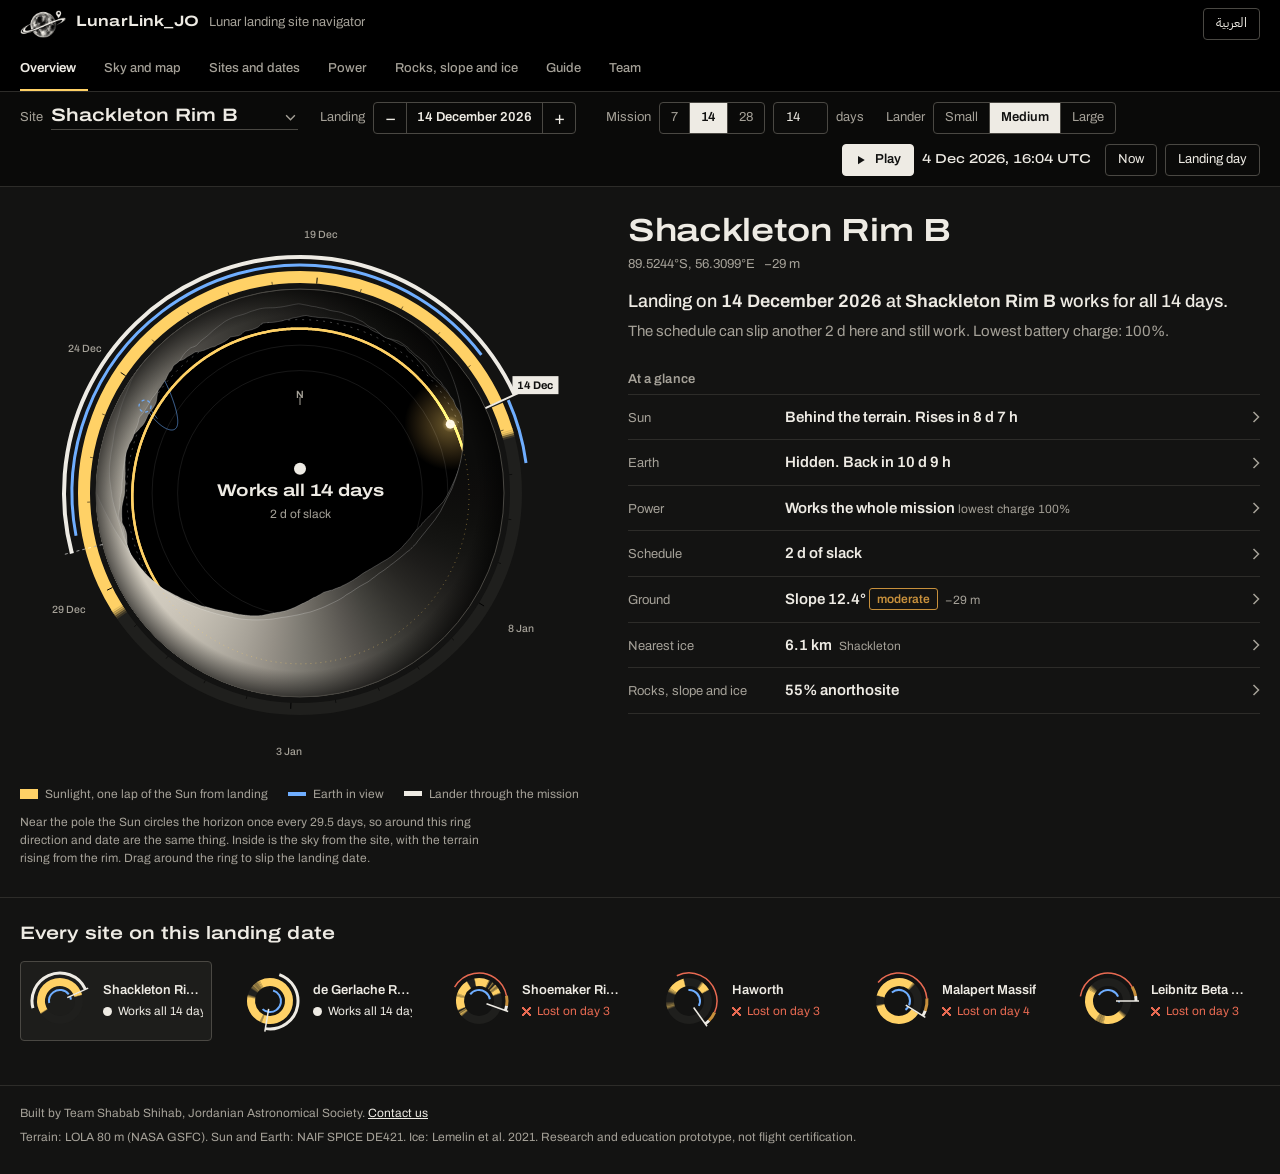
<file: index.html>
<!doctype html>
<html lang="en" dir="ltr">
<head>
<meta charset="utf-8">
<meta name="viewport" content="width=device-width, initial-scale=1, viewport-fit=cover">
<meta name="claude:viewport-fit-sides" content="cover">
<title>LunarLink_JO</title>
<link rel="preconnect" href="https://fonts.googleapis.com">
<link rel="preconnect" href="https://fonts.gstatic.com" crossorigin>
<link href="https://fonts.googleapis.com/css2?family=Archivo:wdth,wght@62..125,100..900&family=IBM+Plex+Sans+Arabic:wght@400;500;600&display=swap" rel="stylesheet">
<link rel="icon" href="img/icon.png">
<link rel="stylesheet" href="nav/app.css">
</head>
<body>

<header class="bar gutter">
  <a class="brand" href="#overview">
    <img class="brand-mark" src="img/logo_mark.png" alt="LunarLink_JO" width="46" height="28">
    <span class="brand-name" data-i18n="brand">LunarLink_JO</span>
    <span class="brand-tag" data-i18n="tagline">Lunar landing site navigator</span>
  </a>
  <button type="button" class="btn" id="langBtn" lang="ar">العربية</button>
</header>

<nav class="tabs" id="tabs" aria-label="Sections">
  <div class="tabs-in gutter">
    <a href="#overview" data-tab="overview" data-i18n="tab_overview">Overview</a>
    <a href="#sky" data-tab="sky" data-i18n="tab_sky">Sky and map</a>
    <a href="#dates" data-tab="dates" data-i18n="tab_dates">Sites and dates</a>
    <a href="#power" data-tab="power" data-i18n="tab_power">Power</a>
    <a href="#rocks" data-tab="rocks" data-i18n="tab_rocks">Rocks, slope and ice</a>
    <a href="#guide" data-tab="guide" data-i18n="tab_guide">Guide</a>
    <a href="#team" data-tab="team" data-i18n="tab_team">Team</a>
  </div>
</nav>

<!-- the scenario every tab reads: site, landing day, mission length, lander, and the time shown -->
<div class="ctx gutter" id="ctx">
  <div class="ctx-g ctx-site">
    <label class="ctx-k" for="siteSel" data-i18n="site">Site</label>
    <select id="siteSel" class="site-sel"></select>
  </div>
  <button type="button" class="ctx-more" id="ctxMore" aria-expanded="false"><span id="ctxSum">&nbsp;</span><span class="btn-link" data-i18n="plan_btn">Change the plan</span></button>
  <div class="ctx-g">
    <span class="ctx-k" id="landK" data-i18n="landing">Landing</span>
    <div class="stepper" role="group" aria-labelledby="landK">
      <button type="button" id="landPrev" aria-label="One day earlier">&#x2212;</button>
      <label class="vh" for="landDate" data-i18n="landing">Landing</label><span class="date-wrap"><span class="date-txt" id="landDateTxt"></span><input type="date" id="landDate" class="date-in" lang="en"></span>
      <button type="button" id="landNext" aria-label="One day later">+</button>
    </div>
    <span class="slip" id="slipTxt"></span>
    <button type="button" class="btn-link" id="slipReset" hidden data-i18n="to_plan">Back to plan</button>
  </div>
  <div class="ctx-g">
    <label class="ctx-k" for="missionIn" data-i18n="mission">Mission</label>
    <div class="seg" id="missionSeg" role="group" aria-label="Mission length">
      <button type="button" data-v="7">7</button><button type="button" data-v="14" class="on">14</button><button type="button" data-v="28">28</button>
    </div>
    <input id="missionIn" class="num-in" type="number" lang="en" dir="ltr" min="1" max="60" step="1" value="14" inputmode="numeric">
    <span class="ctx-u" data-i18n="days">days</span>
  </div>
  <div class="ctx-g">
    <span class="ctx-k" data-i18n="lander">Lander</span>
    <div class="seg" id="landerSeg" role="group" aria-label="Lander size">
      <button type="button" data-v="small" data-i18n="small">Small</button><button type="button" data-v="medium" class="on" data-i18n="medium">Medium</button><button type="button" data-v="large" data-i18n="large">Large</button>
    </div>
  </div>
  <div class="ctx-g ctx-time">
    <button type="button" class="btn btn-play" id="playBtn" aria-pressed="false"><svg viewBox="0 0 16 16" aria-hidden="true"><path id="playIcon" d="M4 2.5v11l9-5.5z" fill="currentColor"/></svg><span id="playTxt" data-i18n="play">Play</span></button>
    <span class="clock" id="clock">&nbsp;</span>
    <button type="button" class="btn" id="toNow" data-i18n="to_now">Now</button>
    <button type="button" class="btn" id="toLanding" data-i18n="to_landing">Landing day</button>
  </div>
</div>

<main>

<!-- ============================== overview -->
<section class="tab" id="tab-overview" data-tab="overview" aria-labelledby="ovTitle">
  <div class="ov gutter">
    <div class="ov-ring">
      <div class="ring-wrap"><canvas id="ringCv" role="img" aria-label="Ring of light"></canvas><div class="ring-center" id="ringCenter"></div></div>
      <ul class="legend">
        <li><i class="sw sw-sun"></i><span data-i18n="rg_sun">Sunlight, one lap of the Sun from landing</span></li>
        <li><i class="sw sw-earth"></i><span data-i18n="rg_earth">Earth in view</span></li>
        <li><i class="sw sw-work"></i><span data-i18n="rg_state">Lander through the mission</span></li>
      </ul>
      <p class="cap" id="ringCap">&nbsp;</p>
    </div>
    <div class="ov-side">
      <h1 class="ov-title" id="ovTitle">&nbsp;</h1>
      <p class="site-coord" id="ovCoord">&nbsp;</p>
      <p class="file-sub" id="fileSub"></p>
      <div class="verdict" data-verdict></div>
      <h2 class="ov-h" data-i18n="glance_title">At a glance</h2>
      <ul class="glance" id="glance"></ul>
    </div>
  </div>
  <div class="ov-all gutter">
    <h2 data-i18n="minis_title">Every site on this landing date</h2>
    <div class="minis" id="minis"></div>
  </div>
</section>

<!-- ============================== sky -->
<section class="tab" id="tab-sky" data-tab="sky" hidden aria-labelledby="skyTitle">
  <div class="sky">
    <div class="sky-head gutter">
      <h2 id="skyTitle" data-i18n="sky_title">The sky from the landing site</h2>
      <div class="readouts" aria-live="off">
        <div class="ro">
          <div class="ro-k"><i class="dot dot-sun" aria-hidden="true"></i><span id="roSunK">Sunset in</span></div>
          <div class="ro-v" id="roSunV">&nbsp;</div>
          <div class="ro-s" id="roSunS">&nbsp;</div>
        </div>
        <div class="ro">
          <div class="ro-k"><i class="dot dot-earth" aria-hidden="true"></i><span id="roEarthK">Earthset in</span></div>
          <div class="ro-v" id="roEarthV">&nbsp;</div>
          <div class="ro-s" id="roEarthS">&nbsp;</div>
        </div>
        <div class="ro">
          <div class="ro-k"><i class="dot dot-power" aria-hidden="true"></i><span data-i18n="power">Panel output</span></div>
          <div class="ro-v" id="roPowV">&nbsp;</div>
          <div class="ro-s" id="roPowS">&nbsp;</div>
        </div>
      </div>
    </div>
    <canvas id="skyCv" class="sky-cv" tabindex="0" role="img" aria-label="Horizon panorama"></canvas>
    <div class="sky-foot gutter"><p class="sky-note" id="skyNote">&nbsp;</p></div>
  </div>
</section>

<!-- ============================== sites and dates -->
<section class="tab pad gutter" id="tab-dates" data-tab="dates" hidden aria-labelledby="datesTitle">
  <div class="tab-head">
    <h2 id="datesTitle" data-i18n="strips_title">Sunlight and Earth contact, site by site</h2>
    <p class="tab-sub" data-i18n="strips_sub">Each row is 60 days at one site. Drag the landing flag on the date line to see what a schedule slip does.</p>
  </div>
  <div class="strips" id="strips">
    <div class="strips-names" id="stripNames"></div>
    <canvas id="stripsCv" class="strips-cv"></canvas>
  </div>
  <ul class="legend">
    <li><i class="sw sw-sun"></i><span data-i18n="lg_sun">Sunlight on the lander</span></li>
    <li><i class="sw sw-earth"></i><span data-i18n="lg_earth">Earth in view</span></li>
    <li><i class="sw sw-ok"></i><span data-i18n="lg_ok">Landing that day works</span></li>
    <li><i class="sw sw-sleep"></i><span data-i18n="lg_sleep">Lander has to sleep</span></li>
    <li><i class="sw sw-lost"></i><span data-i18n="lg_lost">Lander is lost</span></li>
  </ul>
  <div class="verdict" data-verdict aria-live="polite"></div>
</section>

<!-- ============================== map -->
<section class="tab pad gutter" id="tab-map" data-tab="sky" hidden aria-labelledby="mapTitle">
  <div class="mapgrid">
    <div class="stage" id="stage">
      <div class="globe" id="globe"></div>
      <div class="map" id="map" hidden><canvas id="mapCv"></canvas><div class="map-pins" id="mapPins"></div></div>
      <p class="stage-msg" id="stageMsg" hidden></p>
      <div class="stage-cam" id="camBtns">
        <button type="button" data-cam="moon" data-i18n="cam_moon">Whole Moon</button>
        <button type="button" data-cam="pole" data-i18n="cam_pole">South pole</button>
        <button type="button" data-cam="top" data-i18n="cam_top">From above</button>
        <button type="button" data-cam="site" data-i18n="cam_site">This site</button>
      </div>
      <div class="stage-read" id="hoverRead" hidden></div>
    </div>
    <div class="mapside">
      <div class="col-head">
        <h2 id="mapTitle" data-i18n="map_title">The Moon</h2>
        <div class="seg" id="viewSeg" role="group" aria-label="Map view">
          <button type="button" data-v="3d" class="on">3D</button>
          <button type="button" data-v="2d">2D</button>
        </div>
      </div>
      <div class="opts" id="opts3d">
        <label class="chk"><input type="checkbox" id="optSun" checked><span data-i18n="opt_sun">Real sunlight</span></label>
        <label class="chk"><input type="checkbox" id="optShadows"><span data-i18n="opt_shadows">Terrain shadows</span></label>
        <label class="chk"><input type="checkbox" id="optFine"><span data-i18n="opt_fine">Finer detail</span></label>
        <label class="chk"><input type="checkbox" id="optIce" checked><span data-i18n="opt_ice">Ice regions</span></label>
      </div>
      <div class="opts" id="opts2d" hidden>
        <div class="seg" id="mapSeg" role="group" aria-label="Map layer">
          <button type="button" data-v="relief" data-i18n="l_relief">Relief</button>
          <button type="button" data-v="sun" class="on" data-i18n="l_sun">Sunlight</button>
          <button type="button" data-v="earth" data-i18n="l_earth">Earth</button>
        </div>
      </div>
      <form class="ll" id="llForm" novalidate>
        <span class="ctl-k" data-i18n="ll_title">Any point</span>
        <label class="vh" for="llLat" data-i18n="fact_lat">Latitude</label>
        <input id="llLat" inputmode="decimal" autocomplete="off" placeholder="-89.45" size="8">
        <label class="vh" for="llLon" data-i18n="fact_lon">Longitude</label>
        <input id="llLon" inputmode="decimal" autocomplete="off" placeholder="-137.4" size="8">
        <button type="submit" class="btn" data-i18n="ll_go">Analyse</button>
        <span class="ll-err" id="llErr" role="alert"></span>
      </form>
      <ul class="map-key">
        <li><i style="background:var(--sun)"></i><span data-i18n="to_sun">Direction to the Sun now</span></li>
        <li><i style="background:var(--earth)"></i><span data-i18n="to_earth">Direction to the Earth now</span></li>
      </ul>
      <p class="cap" id="mapCap">&nbsp;</p>
    </div>
  </div>
</section>

<!-- ============================== power -->
<section class="tab pad gutter" id="tab-power" data-tab="power" hidden aria-labelledby="batTitle">
  <div class="blk first">
    <h3 id="batTitle">&nbsp;</h3>
    <dl class="facts facts-sm" id="misFacts"></dl>
    <canvas id="batCv" class="bat-cv" role="img" aria-label="Battery charge over the mission"></canvas>
    <ul class="legend">
      <li><i class="sw sw-soc"></i><span data-i18n="lg_soc">Battery charge</span></li>
      <li><i class="sw sw-sun"></i><span data-i18n="lg_sun">Sunlight on the lander</span></li>
      <li><i class="sw sw-earth"></i><span data-i18n="lg_earth">Earth in view</span></li>
      <li><i class="sw sw-work"></i><span data-i18n="lg_work">Working</span></li>
      <li><i class="sw sw-asleep"></i><span data-i18n="lg_asleep">Asleep</span></li>
      <li><i class="sw sw-dead"></i><span data-i18n="lg_dead">Lost</span></li>
    </ul>
    <p class="advice" id="batText"></p>
  </div>
  <div class="file-row">
    <div class="blk">
      <h3 id="nowTitle">&nbsp;</h3>
      <div class="duo">
        <canvas id="compassCv" class="dial" role="img" aria-label="Compass"></canvas>
        <dl class="kv" id="nowList"></dl>
      </div>
    </div>
    <div class="blk">
      <h3 id="roseTitle">&nbsp;</h3>
      <div class="duo">
        <canvas id="roseCv" class="dial" role="img" aria-label="Panel energy by direction"></canvas>
        <div class="duo-text"><dl class="kv" id="roseList"></dl><p class="advice" id="roseAdvice"></p></div>
      </div>
    </div>
  </div>
  <div class="blk">
    <h3 data-i18n="lander_title">The lander</h3>
    <form class="lander-form" id="landerForm" novalidate>
      <label><span data-i18n="lf_cap">Battery (Wh)</span><input id="lfCap" type="number" lang="en" dir="ltr" min="100" step="100"></label>
      <label><span data-i18n="lf_load">Working draw (W)</span><input id="lfLoad" type="number" lang="en" dir="ltr" min="1" step="10"></label>
      <label><span data-i18n="lf_area">Panels (m²)</span><input id="lfArea" type="number" lang="en" dir="ltr" min="0.1" step="0.5"></label>
      <label><span data-i18n="lf_eff">Panel efficiency (%)</span><input id="lfEff" type="number" lang="en" dir="ltr" min="5" max="45" step="1"></label>
      <label><span data-i18n="lf_min">Lowest charge allowed (%)</span><input id="lfMin" type="number" lang="en" dir="ltr" min="0" max="80" step="5"></label>
      <label><span data-i18n="lf_sleep">Sleep draw (W)</span><input id="lfSleep" type="number" lang="en" dir="ltr" min="0" step="1"></label>
      <label><span data-i18n="lf_mode">Panels</span><select id="lfMode"><option value="track" data-i18n="lf_track">Turn with the Sun</option><option value="fixed" data-i18n="lf_fixed">Fixed direction</option></select></label>
      <label><span data-i18n="lf_az">Fixed panel faces (°)</span><input id="lfAz" type="number" lang="en" dir="ltr" min="0" max="359" step="5"></label>
      <label class="chk lf-wide"><input type="checkbox" id="lfHib"><span data-i18n="lf_hib">Can sleep through the dark and wake with the Sun</span></label>
    </form>
    <p class="conf" data-i18n="lander_note">The three sizes are illustrative, not the specifications of a real lander. Panels stand upright because the polar Sun stays within a few degrees of the horizon.</p>
  </div>
</section>

<!-- ============================== rocks -->
<section class="tab pad gutter" id="tab-rocks" data-tab="rocks" hidden aria-labelledby="rocksTitle">
  <div class="tab-head"><h2 id="rocksTitle" data-i18n="geo_title">Rocks and geology</h2></div>
  <div class="file-grid rocks-grid">
    <div class="blk geo">
      <div id="rockMix"></div>
      <h3 data-i18n="geo_notes">Notes from the geology team</h3>
      <div id="geoNotes"></div>
      <div id="rockRefs"></div>
    </div>
    <div class="blk">
      <h3 data-i18n="geo_fig">Team analysis map</h3>
      <figure class="geo-fig" id="geoFig"></figure>
    </div>
  </div>
</section>

<!-- ============================== slope and terrain -->
<section class="tab pad gutter sub" id="tab-slope" data-tab="rocks" hidden aria-labelledby="slopeTitle">
  <div class="tab-head"><h2 id="slopeTitle" data-i18n="slope_title">Slope and terrain</h2></div>
  <dl class="facts" id="facts"></dl>
  <div class="file-grid">
    <div class="file-map blk">
      <div class="col-head">
        <h3 data-i18n="amap_title">Ground around the site, 24 km across</h3>
        <div class="seg" id="fileSeg" role="group" aria-label="Analysis layer">
          <button type="button" data-v="zone" class="on" data-i18n="f_zone">Landing zone</button>
          <button type="button" data-v="slope" data-i18n="f_slope">Slope</button>
          <button type="button" data-v="sun" data-i18n="f_sun">Sunlight</button>
          <button type="button" data-v="earth" data-i18n="f_earth">Earth contact</button>
        </div>
      </div>
      <div class="amap"><canvas id="fileCv"></canvas><p class="stage-msg" id="fileMsg" hidden></p></div>
      <div class="amap-legend" id="fileLegend"></div>
    </div>
    <div class="blk">
      <div class="col-head">
        <h3 data-i18n="circle_title">Slopes inside the landing circle</h3>
        <div class="seg" id="circleSeg" role="group" aria-label="Landing circle radius">
          <button type="button" data-v="500">0.5 km</button><button type="button" data-v="1000" class="on">1 km</button><button type="button" data-v="2000">2 km</button>
        </div>
      </div>
      <div id="circleBox"></div>
    </div>
  </div>
</section>

<!-- ============================== ice and rover -->
<section class="tab pad gutter sub" id="tab-ice" data-tab="rocks" hidden aria-labelledby="iceTitle">
  <div class="tab-head">
    <h2 id="iceTitle" data-i18n="ice_title">Water ice nearby</h2>
    <p class="tab-sub" data-i18n="ice_sub">Distance from the landing site to shadowed regions where ice was detected, and whether a rover can drive there.</p>
  </div>
  <div class="file-grid">
    <div class="blk">
      <div class="col-head"><h3 id="roverTitle" data-i18n="rover_title">Rover route to the ice</h3></div>
      <div class="amap"><canvas id="roverCv"></canvas><p class="stage-msg" id="roverMsg" hidden></p></div>
      <ul class="legend">
        <li><i class="sw sw-route"></i><span data-i18n="rv_lg_route">Route within the slope limit</span></li>
        <li><i class="sw sw-ice"></i><span data-i18n="rv_lg_ice">Shadowed region with ice detections</span></li>
        <li><i class="sw sw-steep"></i><span data-i18n="rv_lg_steep">Steeper than the rover’s limit</span></li>
      </ul>
    </div>
    <div class="file-side">
      <div class="blk">
        <h3 data-i18n="rover_set">The rover</h3>
        <form class="lander-form rover-form" id="roverForm" novalidate>
          <label><span data-i18n="rv_slope">Steepest slope it can drive (°)</span><input id="rvSlope" type="number" lang="en" dir="ltr" min="3" max="35" step="1" value="15"></label>
          <label><span data-i18n="rv_speed">Average speed (km/h)</span><input id="rvSpeed" type="number" lang="en" dir="ltr" min="0.05" max="10" step="0.05" value="0.4"></label>
        </form>
        <div id="roverOut"></div>
      </div>
      <div class="blk">
        <h3 data-i18n="ice_list">Nearest regions</h3>
        <div class="tbl-wrap" id="iceBox"></div>
      </div>
    </div>
  </div>
</section>

<!-- ============================== guide -->
<section class="tab pad gutter" id="tab-guide" data-tab="guide" hidden>
  <div class="guide" id="guideBody"></div>
</section>

<!-- ============================== team -->
<section class="tab pad gutter" id="tab-team" data-tab="team" hidden>
  <div class="team">
    <h2 data-i18n="team_h">The team behind LunarLink_JO</h2>
    <p class="team-sub" data-i18n="team_sub">Team Shabab Shihab, Jordanian Astronomical Society. NASA Space Apps Challenge 2026.</p>
    <h3 data-i18n="team_dev">Developers</h3>
    <ol class="people">
    <li class="person"><span class="pn" data-i18n="p1">Ahmad Aldiqs</span><a class="pm" href="mailto:Ahmadaldiqs6@gmail.com" dir="ltr">Ahmadaldiqs6@gmail.com</a></li>
    <li class="person"><span class="pn" data-i18n="p2">Ntaly Alsoudi</span><a class="pm" href="mailto:ntalyalsoudi8@gmail.com" dir="ltr">ntalyalsoudi8@gmail.com</a></li>
    <li class="person"><span class="pn" data-i18n="p3">Marwa Dhayyat</span><a class="pm" href="mailto:marwadhyat32@gmail.com" dir="ltr">marwadhyat32@gmail.com</a></li>
    <li class="person"><span class="pn" data-i18n="p4">Majd Abu Sraya</span><a class="pm" href="mailto:majdahmadabusraya@gmail.com" dir="ltr">majdahmadabusraya@gmail.com</a></li>
    <li class="person"><span class="pn" data-i18n="p5">Aya Al-Balawneh</span><a class="pm" href="mailto:ayaalbalawnah99@gmail.com" dir="ltr">ayaalbalawnah99@gmail.com</a></li>
    </ol>
    <h3 data-i18n="team_contact">Contact us</h3>
    <p data-i18n="team_contact_p">Questions, ideas or a school visit? Write to any of us, or to the team lead:</p>
    <p><a class="btn on contact-btn" href="mailto:Ahmadaldiqs6@gmail.com?subject=LunarLink_JO" data-i18n="team_write">Email the team</a></p>
  </div>
</section>

</main>

<footer class="foot gutter">
  <p class="foot-team"><span data-i18n="foot_team">Built by Team Shabab Shihab, Jordanian Astronomical Society.</span> <a href="#team" data-i18n="team_contact">Contact us</a></p>
  <p data-i18n="foot">Terrain: LOLA 80 m (NASA GSFC). Sun and Earth: NAIF SPICE DE421. Ice: Lemelin et al. 2021. Research and education prototype, not flight certification.</p>
</footer>

<script src="config.js"></script>
<script src="js/sunearth.js"></script>
<script src="js/terrain.js"></script>
<script src="js/rocks.js"></script>
<script src="js/planner.js"></script>
<script src="js/sites.js"></script>
<script src="nav/i18n.js"></script>
<script src="nav/horizon.js"></script>
<script src="nav/data.js"></script>
<script src="nav/rover.js"></script>
<script src="nav/sky.js"></script>
<script src="nav/ring.js"></script>
<script src="nav/strips.js"></script>
<script src="nav/map.js"></script>
<script src="nav/sitefile.js"></script>
<script src="nav/globe.js"></script>
<script src="nav/details.js"></script>
<script src="nav/main.js"></script>
</body>
</html>
</file>
<file: nav/app.css>
/* Layout: tabs across the top, then one bar that holds the scenario (site, landing day, mission, lander,
   time) and stays put while the tabs change. Each tab shows one thing. Brightness means sunlight everywhere. */
:root {
  color-scheme: dark;
  --sky: #000000;        /* the sky window, true black: no air on the Moon */
  --page: #131312;       /* desk */
  --raise: #1D1D1B;      /* selected rows, controls */
  --line: #2D2C29;
  --line-strong: #4A4843;
  --text: #EEEBE4;       /* sunlit regolith */
  --muted: #A5A198;
  --sun: #FFD166;
  --sun-hot: #FFF6DC;
  --earth: #6FAEFF;
  --sleep: #C7903C;
  --lost: #E86A52;
  --font-text: "Archivo", "IBM Plex Sans Arabic", system-ui, -apple-system, "Segoe UI", sans-serif;
  --font-display: "Archivo", "IBM Plex Sans Arabic", system-ui, sans-serif;
  --wide: 122%;          /* display width of Archivo */
  --s12: 0.75rem; --s13: 0.8125rem; --s15: 0.9375rem; --s18: 1.125rem; --s24: 1.5rem; --s32: 2rem;
}
html[lang="ar"] {
  --font-text: "IBM Plex Sans Arabic", "Archivo", system-ui, sans-serif;
  --font-display: "IBM Plex Sans Arabic", "Archivo", system-ui, sans-serif;
}

*, *::before, *::after { box-sizing: border-box; }
[hidden] { display: none !important; }
html { font-size: 16px; scroll-behavior: smooth; scroll-padding-top: 64px; }
body { margin: 0; background: var(--page); color: var(--text); font-family: var(--font-text); font-size: var(--s15); line-height: 1.5; -webkit-font-smoothing: antialiased; }
h1, h2, h3, p, dl, dd, ul, figure { margin: 0; padding: 0; }
ul { list-style: none; }
a { color: inherit; }
button, select, output { font: inherit; color: inherit; }
canvas { display: block; }
:focus-visible { outline: 2px solid var(--sun); outline-offset: 2px; }
.vh { position: absolute; width: 1px; height: 1px; overflow: hidden; clip-path: inset(50%); white-space: nowrap; }
.gutter { padding-left: max(20px, env(safe-area-inset-left, 0px)); padding-right: max(20px, env(safe-area-inset-right, 0px)); }
.num, .ro-v, .clock, output, .facts dd { font-variant-numeric: tabular-nums; }

/* ---- top bar, tabs, scenario bar ---- */
.bar { display: flex; align-items: center; gap: 20px; min-height: 48px; background: var(--sky); }
body::before { content: ""; position: fixed; inset: 0 0 auto; height: env(safe-area-inset-top, 0px); z-index: 30; background: var(--sky); }
.brand { display: flex; align-items: baseline; gap: 10px; text-decoration: none; min-width: 0; margin-inline-end: auto; }
.brand-mark { width: 46px; height: 28px; align-self: center; flex: none; object-fit: contain; }
.brand-name { font-family: var(--font-display); font-stretch: var(--wide); font-weight: 650; font-size: var(--s15); letter-spacing: 0.01em; white-space: nowrap; }
.brand-tag { color: var(--muted); font-size: var(--s13); white-space: nowrap; overflow: hidden; text-overflow: ellipsis; }
.bar-link { color: var(--muted); font-size: var(--s13); text-decoration: none; white-space: nowrap; }
.bar-link:hover { color: var(--text); text-decoration: underline; text-underline-offset: 3px; }

.tabs { position: sticky; top: env(safe-area-inset-top, 0px); z-index: 20; background: var(--sky); border-bottom: 1px solid var(--line); }
.tabs-in { display: flex; gap: 4px; overflow-x: auto; scrollbar-width: none; }
.tabs-in::-webkit-scrollbar { display: none; }
.tabs a { flex: none; padding: 11px 12px 10px; color: var(--muted); font-size: var(--s13); font-weight: 500; text-decoration: none; white-space: nowrap; border-bottom: 2px solid transparent; }
.tabs a:first-child { padding-inline-start: 0; }
.tabs a:hover { color: var(--text); }
.tabs a[aria-current="page"] { color: var(--text); font-weight: 650; border-bottom-color: var(--sun); }
.tabs a:focus-visible { outline-offset: -3px; }

.ctx { display: flex; flex-wrap: wrap; align-items: center; gap: 10px 22px; padding-block: 10px; background: #0A0A09; border-bottom: 1px solid var(--line); }
.ctx-g { display: flex; align-items: center; gap: 8px; flex-wrap: wrap; min-width: 0; }
.ctx-k, .ctl-k { color: var(--muted); font-size: var(--s13); }
.ctx-u { color: var(--muted); font-size: var(--s13); }
.ctx-time { margin-inline-start: auto; }
.ctx.quiet { display: none; }
.num-in { width: 4.2em; min-height: 32px; padding: 0 8px; background: #0c0c0b; border: 1px solid var(--line-strong); border-radius: 4px; color: var(--text); font: inherit; font-size: var(--s13); font-variant-numeric: tabular-nums; text-align: center; }
.ctx-more { display: none; }
@media (min-width: 1180px) { .ctx { position: sticky; top: calc(env(safe-area-inset-top, 0px) + 43px); z-index: 19; } }
@media (max-width: 760px) {
  .ctx-more { display: flex; flex-wrap: wrap; align-items: baseline; gap: 4px 12px; width: 100%; padding: 2px 0; background: none; border: 0; text-align: start; cursor: pointer; font-size: var(--s13); color: var(--muted); }
  .ctx:not(.open) .ctx-g:not(.ctx-site):not(.ctx-time) { display: none; }
  .ctx.open .ctx-more #ctxSum { display: none; }
}

.btn { display: inline-flex; align-items: center; gap: 8px; min-height: 32px; padding: 0 12px; background: transparent; border: 1px solid var(--line-strong); border-radius: 4px; font-size: var(--s13); cursor: pointer; white-space: nowrap; }
.btn:hover { background: var(--raise); }
.btn svg { width: 12px; height: 12px; }
.btn-link { background: none; border: 0; padding: 0; color: var(--sun); text-decoration: underline; text-underline-offset: 3px; cursor: pointer; font-size: var(--s13); }

/* ---- the sky window ---- */
.sky { background: var(--sky); border-bottom: 1px solid var(--line); }
.sky-head { display: flex; flex-wrap: wrap; align-items: flex-end; justify-content: space-between; gap: 20px 48px; padding-block: 22px 16px; }
.site-sel { appearance: none; -webkit-appearance: none; max-width: 100%; background: transparent url("data:image/svg+xml,%3Csvg xmlns='http://www.w3.org/2000/svg' viewBox='0 0 12 8'%3E%3Cpath d='M1 1.5l5 5 5-5' fill='none' stroke='%23A5A198' stroke-width='1.6'/%3E%3C/svg%3E") no-repeat right 2px center / 11px 7px; border: 0; border-bottom: 1px solid var(--line-strong); padding: 0 24px 3px 0; font-family: var(--font-display); font-stretch: var(--wide); font-weight: 600; font-size: var(--s18); line-height: 1.2; cursor: pointer; text-overflow: ellipsis; }
[dir="rtl"] .site-sel { background-position: left 2px center; padding: 0 0 3px 24px; }
.site-sel option { font-size: 1rem; background: var(--raise); }
.site-coord { color: var(--muted); font-size: var(--s13); margin-top: 6px; }
.readouts { display: grid; grid-template-columns: repeat(3, minmax(0, 1fr)); gap: 0 40px; flex: 0 1 720px; min-width: 0; }
.ro { min-width: 0; }
.ro-k { display: flex; align-items: center; gap: 8px; color: var(--muted); font-size: var(--s13); }
.dot { width: 9px; height: 9px; border-radius: 50%; flex: none; }
.dot-sun { background: var(--sun); }
.dot-earth { background: var(--earth); }
.dot-power { background: none; border: 1.5px solid var(--text); border-radius: 2px; }
.ro-v { font-family: var(--font-display); font-stretch: var(--wide); font-weight: 600; font-size: var(--s32); line-height: 1.2; letter-spacing: -0.01em; white-space: nowrap; }
.ro-v small { font-size: 0.5em; font-weight: 500; color: var(--muted); margin-inline: 0.15em 0.4em; letter-spacing: 0; }
.ro-s { color: var(--muted); font-size: var(--s13); line-height: 1.4; }
.sky-cv { width: 100%; height: clamp(260px, 30vw, 460px); cursor: grab; touch-action: pan-y; }
.sky-cv:active { cursor: grabbing; }
.sky-foot { padding-block: 10px 12px; border-top: 1px solid var(--line); }
.btn-play { background: var(--text); color: #111110; border-color: var(--text); font-weight: 600; }
.btn-play:hover { background: #fff; }
.clock { font-family: var(--font-display); font-stretch: var(--wide); font-weight: 500; font-size: var(--s13); min-width: 13.5em; }
.sky-note { color: var(--muted); font-size: var(--s12); max-width: 90ch; }

/* ---- tabs' common layout ---- */
.tab.pad { padding-block: 26px 44px; display: grid; gap: 26px; align-content: start; }
.tab-head { display: grid; gap: 6px; }
.tab-head h2, .ov-all h2 { font-size: var(--s18); }
.tab-sub { color: var(--muted); font-size: var(--s13); max-width: 80ch; }

/* ---- overview ---- */
.ov { display: grid; grid-template-columns: minmax(300px, 560px) minmax(0, 1fr); gap: 28px 48px; padding-block: 26px 30px; align-items: start; }
.ring-wrap { position: relative; aspect-ratio: 1; max-width: 100%; }
.ring-wrap canvas { width: 100%; height: 100%; touch-action: none; }
.ring-center { position: absolute; left: 50%; top: 50%; transform: translate(-50%, -50%); width: 30%; display: flex; flex-direction: column; align-items: center; gap: 4px; text-align: center; pointer-events: none; }
.ring-center b { font-family: var(--font-display); font-stretch: var(--wide); font-weight: 650; font-size: clamp(0.8rem, 1.5vw, 1.0625rem); line-height: 1.2; text-wrap: balance; }
.ring-center span { color: var(--muted); font-size: var(--s12); }
.ring-center .glyph { width: 12px; height: 12px; margin-bottom: 2px; }
.c-lost { color: var(--lost); } .c-sleep { color: var(--sleep); }
.ov-title { font-family: var(--font-display); font-stretch: var(--wide); font-weight: 600; font-size: var(--s32); line-height: 1.15; letter-spacing: -0.01em; text-wrap: balance; }
.ov-side .verdict { margin-top: 14px; padding-top: 0; border-top: 0; }
.ov-side .verdict-main { font-size: var(--s18); }
.ov-h { margin: 28px 0 4px; color: var(--muted); font-size: var(--s13); font-stretch: 100%; font-weight: 600; }
.glance a { display: grid; grid-template-columns: minmax(84px, 9.5em) minmax(0, 1fr) 8px; gap: 14px; align-items: baseline; padding: 11px 0; border-top: 1px solid var(--line); text-decoration: none; }
.glance li:last-child a { border-bottom: 1px solid var(--line); }
.glance a:hover { background: #181816; }
.gl-k { color: var(--muted); font-size: var(--s13); }
.gl-v { font-weight: 600; font-variant-numeric: tabular-nums; min-width: 0; }
.gl-v small { font-size: var(--s12); font-weight: 400; color: var(--muted); margin-inline-start: 4px; }
.gl-v > small:first-child { margin-inline-start: 0; }
.glance svg { width: 8px; height: 12px; color: var(--muted); align-self: center; }
[dir="rtl"] .glance svg { transform: scaleX(-1); }
.ov-all { padding-block: 22px 44px; border-top: 1px solid var(--line); display: grid; gap: 14px; }
.minis { display: grid; grid-template-columns: repeat(auto-fill, minmax(190px, 1fr)); gap: 6px 18px; }
.mini { display: flex; align-items: center; gap: 12px; padding: 8px; background: transparent; border: 1px solid transparent; border-radius: 4px; cursor: pointer; text-align: start; min-width: 0; }
.mini:hover { background: #181816; }
.mini.on { border-color: var(--line-strong); background: var(--raise); }
.mini canvas { width: 62px; height: 62px; flex: none; }
.mini-t { display: grid; gap: 2px; min-width: 0; }

/* ---- map tab ---- */
.mapgrid { display: grid; grid-template-columns: minmax(0, 1fr) minmax(250px, 320px); gap: 24px 36px; align-items: start; }
.mapside .col-head { margin-bottom: 4px; }
.col-head { display: flex; flex-wrap: wrap; align-items: center; justify-content: space-between; gap: 10px 16px; margin-bottom: 14px; min-height: 32px; }
h2 { font-family: var(--font-display); font-stretch: var(--wide); font-weight: 600; font-size: var(--s15); letter-spacing: 0.005em; text-wrap: balance; }
h3 { font-size: var(--s13); font-weight: 600; color: var(--muted); }
.cap { color: var(--muted); font-size: var(--s12); margin-top: 10px; max-width: 70ch; }
.map-key { display: flex; flex-wrap: wrap; gap: 4px 16px; margin-top: 10px; font-size: var(--s12); color: var(--muted); }
.map-key li { display: flex; align-items: center; gap: 7px; }
.map-key i { width: 16px; height: 2px; flex: none; }

.seg { display: inline-flex; border: 1px solid var(--line-strong); border-radius: 4px; overflow: hidden; }
.seg button { min-height: 30px; padding: 0 11px; background: transparent; border: 0; border-inline-start: 1px solid var(--line-strong); color: var(--muted); font-size: var(--s13); cursor: pointer; white-space: nowrap; }
.seg button:first-child { border-inline-start: 0; }
.seg button:hover { color: var(--text); }
.seg button.on { background: var(--text); color: #111110; font-weight: 600; }
.seg button:focus-visible { outline-offset: -3px; }

.tools { display: flex; align-items: center; gap: 8px; }
.btn-icon svg { width: 13px; height: 13px; }
.stage { position: relative; height: min(74vh, 760px); min-height: 360px; background: #000; overflow: hidden; }
.globe { position: absolute; inset: 0; }
.globe .cesium-viewer, .globe .cesium-viewer-cesiumWidgetContainer, .globe .cesium-widget, .globe .cesium-widget canvas { width: 100%; height: 100%; display: block; }
.globe .cesium-viewer-toolbar, .globe .cesium-viewer-animationContainer, .globe .cesium-viewer-timelineContainer, .globe .cesium-viewer-fullscreenContainer, .globe .cesium-widget-errorPanel { display: none; }
.globe .cesium-viewer-bottom { position: absolute; bottom: 0; right: 0; left: auto; padding: 2px 6px; font-size: 10px; opacity: 0.75; }
.globe .cesium-credit-lightbox-overlay { display: none; }
.stage .map { position: absolute; top: 0; bottom: 0; left: 50%; transform: translateX(-50%); aspect-ratio: 1; max-width: 100%; height: 100%; }
.stage-msg { position: absolute; left: 50%; top: 50%; transform: translate(-50%, -50%); z-index: 3; width: max-content; max-width: calc(100% - 24px); padding: 7px 11px; background: rgba(0, 0, 0, 0.82); border: 1px solid var(--line-strong); font-size: var(--s13); pointer-events: none; }
.stage-cam { position: absolute; z-index: 2; left: 10px; top: 10px; display: flex; flex-wrap: wrap; gap: 6px; max-width: calc(100% - 20px); }
.stage-cam button { min-height: 28px; padding: 0 9px; background: rgba(0, 0, 0, 0.72); border: 1px solid var(--line-strong); border-radius: 4px; font-size: var(--s12); cursor: pointer; }
.stage-cam button:hover { background: #000; border-color: var(--text); }
.stage-read { position: absolute; z-index: 2; right: 10px; bottom: 10px; padding: 5px 9px; background: rgba(0, 0, 0, 0.78); font-size: var(--s12); font-variant-numeric: tabular-nums; white-space: pre-wrap; pointer-events: none; max-width: calc(100% - 20px); }
.opts { display: flex; flex-wrap: wrap; gap: 8px 18px; margin-top: 12px; }
.chk { display: inline-flex; align-items: center; gap: 7px; font-size: var(--s13); cursor: pointer; }
.chk input { width: 15px; height: 15px; margin: 0; accent-color: var(--sun); }
.chk input:disabled + span { color: #6f6c66; }
.ll { display: flex; flex-wrap: wrap; align-items: center; gap: 8px; margin-top: 14px; padding-top: 14px; border-top: 1px solid var(--line); }
.ll input, .lander-form input, .lander-form select { min-height: 32px; padding: 0 9px; background: #0c0c0b; border: 1px solid var(--line-strong); border-radius: 4px; color: var(--text); font: inherit; font-size: var(--s13); font-variant-numeric: tabular-nums; }
.ll input { width: 7.2em; direction: ltr; }
.ll-err { flex-basis: 100%; color: var(--lost); font-size: var(--s12); }
.ll-err:empty { display: none; }
.map { position: relative; aspect-ratio: 1; max-width: 100%; background: #000; overflow: hidden; cursor: crosshair; }
.map canvas { width: 100%; height: 100%; }
.map-pins { position: absolute; inset: 0; pointer-events: none; }
.pin { position: absolute; pointer-events: auto; transform: translate(-50%, -50%); width: 26px; height: 26px; padding: 0; background: none; border: 0; cursor: pointer; }
.pin::before { content: ""; position: absolute; inset: 8px; border-radius: 50%; background: var(--text); box-shadow: 0 0 0 1.5px #000; }
.pin.on::before { inset: 6px; background: var(--sun); box-shadow: 0 0 0 1.5px #000, 0 0 0 3px var(--sun-hot); }
.pin span { position: absolute; top: 50%; left: 24px; transform: translateY(-50%); font-size: var(--s12); font-weight: 500; line-height: 1.1; white-space: nowrap; color: var(--text); text-shadow: 0 0 3px #000, 0 0 3px #000, 0 1px 6px #000; }
.pin.side-l span { left: auto; right: 24px; }
.pin.side-t span { left: 50%; top: -9px; transform: translateX(-50%); }
.pin.side-b span { left: 50%; top: 27px; transform: translateX(-50%); }
.pin.on span { font-weight: 650; }

.stepper { display: inline-flex; align-items: center; border: 1px solid var(--line-strong); border-radius: 4px; }
.stepper button { width: 32px; height: 30px; background: transparent; border: 0; cursor: pointer; font-size: var(--s18); line-height: 1; }
.stepper button:hover { background: var(--raise); }
.stepper output { min-width: 6.2em; text-align: center; font-weight: 600; font-size: var(--s13); }
.date-in { min-height: 30px; padding: 0 6px; background: transparent; border: 0; border-inline: 1px solid var(--line-strong); color: var(--text); font: inherit; font-size: var(--s13); font-weight: 600; font-variant-numeric: tabular-nums; color-scheme: dark; }
.tab.sub { border-top: 1px solid var(--line); }
.refs { margin-top: 6px; display: grid; gap: 6px; padding-inline-start: 1.2em; list-style: decimal; color: var(--muted); font-size: var(--s12); max-width: 78ch; }
.refs li { direction: ltr; text-align: left; }
.slip { font-size: var(--s13); color: var(--sun); font-weight: 600; }

.lander-form { display: grid; grid-template-columns: repeat(auto-fit, minmax(150px, 1fr)); gap: 12px 16px; margin-bottom: 12px; max-width: 900px; }
.lander-form label { display: grid; gap: 5px; font-size: var(--s12); color: var(--muted); min-width: 0; }
.lander-form label.chk { display: inline-flex; color: var(--text); font-size: var(--s13); }
.lander-form input, .lander-form select { width: 100%; }
.lander-form input:disabled { opacity: 0.45; }
.lander-form input[type="checkbox"] { width: 15px; min-height: 0; padding: 0; }
.lf-wide { grid-column: 1 / -1; }
.strips { display: grid; grid-template-columns: minmax(120px, 230px) minmax(0, 1fr); border-top: 1px solid var(--line); direction: ltr; }
[dir="rtl"] .strips { grid-template-columns: minmax(0, 1fr) minmax(120px, 230px); }
[dir="rtl"] .strips-names { order: 2; direction: rtl; }
.strips-names { padding-top: 46px; min-width: 0; }
.row-btn { display: flex; flex-direction: column; justify-content: center; gap: 2px; width: 100%; height: 60px; padding: 0 12px; background: transparent; border: 0; border-top: 1px solid var(--line); text-align: start; cursor: pointer; min-width: 0; }
.row-btn:hover { background: #181816; }
.row-btn.on { background: var(--raise); box-shadow: inset 3px 0 0 var(--sun); }
[dir="rtl"] .row-btn.on { box-shadow: inset -3px 0 0 var(--sun); }
.row-btn:focus-visible { outline-offset: -2px; }
.row-name { font-weight: 600; font-size: var(--s13); white-space: nowrap; overflow: hidden; text-overflow: ellipsis; }
.row-out { display: flex; align-items: center; gap: 6px; font-size: var(--s12); color: var(--muted); white-space: nowrap; overflow: hidden; text-overflow: ellipsis; }
.glyph { width: 9px; height: 9px; flex: none; }
.glyph-ok { background: var(--text); border-radius: 50%; }
.glyph-sleep { background: linear-gradient(to top, var(--sleep) 50%, transparent 50%); border: 1.5px solid var(--sleep); border-radius: 50%; }
.glyph-lost { background: linear-gradient(45deg, transparent 42%, var(--lost) 42%, var(--lost) 58%, transparent 58%), linear-gradient(-45deg, transparent 42%, var(--lost) 42%, var(--lost) 58%, transparent 58%); }
.row-out.ok { color: var(--text); }
.row-out.lost { color: var(--lost); }
.row-out.sleep { color: var(--sleep); }
.strips-cv { width: 100%; cursor: crosshair; touch-action: pan-y; }

.legend { display: flex; flex-wrap: wrap; gap: 6px 20px; margin-top: 12px; font-size: var(--s12); color: var(--muted); }
.legend li { display: flex; align-items: center; gap: 7px; }
.sw { display: inline-block; width: 18px; height: 10px; flex: none; }
.sw-sun { background: var(--sun); }
.sw-earth { background: var(--earth); height: 4px; }
.sw-ok { background: var(--text); width: 6px; }
.sw-sleep { background: var(--sleep); width: 6px; height: 6px; align-self: flex-end; margin-bottom: 4px; }
.sw-lost { background: var(--lost); height: 2px; }

.verdict { max-width: 78ch; }
.verdict-main { font-size: var(--s18); line-height: 1.4; font-weight: 500; text-wrap: pretty; }
.verdict-main b { font-weight: 650; }
.verdict-main .t-lost { color: var(--lost); }
.verdict-main .t-sleep { color: var(--sleep); }
.verdict-sub { color: var(--muted); margin-top: 6px; }
.fixes { display: flex; flex-wrap: wrap; gap: 10px; margin-top: 14px; }
.fix { display: flex; flex-direction: column; align-items: flex-start; gap: 1px; padding: 9px 14px; background: transparent; border: 1px solid var(--line-strong); border-radius: 4px; cursor: pointer; text-align: start; }
.fix:hover { background: var(--raise); border-color: var(--text); }
.fix b { font-size: var(--s13); font-weight: 650; }
.fix span { font-size: var(--s12); color: var(--muted); }

/* ---- site file ---- */
.file-sub { color: var(--muted); font-size: var(--s13); margin-top: 6px; max-width: 72ch; }
.file-sub:empty { display: none; }
.facts { display: grid; grid-template-columns: repeat(auto-fit, minmax(150px, 1fr)); gap: 16px 28px; }
.facts dt, .kv dt { color: var(--muted); font-size: var(--s12); }
.facts dd { font-family: var(--font-display); font-stretch: var(--wide); font-weight: 600; font-size: var(--s18); line-height: 1.3; font-variant-numeric: tabular-nums; }
.facts dd small, .kv dd small { font-size: var(--s12); font-weight: 400; color: var(--muted); font-stretch: 100%; font-family: var(--font-text); }
.facts-sm { grid-template-columns: repeat(auto-fit, minmax(120px, 1fr)); gap: 12px 24px; margin-bottom: 16px; }
.facts-sm dd { font-size: var(--s15); }
.tag { display: inline-block; padding: 1px 7px; border: 1px solid currentColor; border-radius: 3px; font-family: var(--font-text); font-stretch: 100%; font-size: var(--s12); font-weight: 600; line-height: 1.5; vertical-align: 0.1em; white-space: nowrap; }
.tag-ok { color: var(--text); }
.tag-warn { color: var(--sleep); }
.tag-bad { color: var(--lost); }
.blk { border-top: 1px solid var(--line); padding-top: 18px; min-width: 0; }
.blk.first { border-top: 0; padding-top: 0; }
.blk > h3, .blk > .col-head h3 { font-family: var(--font-display); font-stretch: var(--wide); font-size: var(--s15); font-weight: 600; color: var(--text); }
.blk > h3 { margin-bottom: 14px; }
h4 { margin: 0 0 8px; font-size: var(--s13); font-weight: 600; }
.file-row { display: grid; grid-template-columns: repeat(2, minmax(0, 1fr)); gap: 30px 40px; }
.duo { display: grid; grid-template-columns: 190px minmax(0, 1fr); gap: 20px; align-items: start; }
.dial { width: 190px; height: 190px; }
.duo-text { display: grid; gap: 12px; min-width: 0; }
.kv { display: grid; gap: 9px; min-width: 0; }
.kv > div { display: grid; grid-template-columns: minmax(96px, 0.8fr) minmax(0, 1.4fr); gap: 12px; align-items: baseline; }
.kv dd { font-weight: 600; font-variant-numeric: tabular-nums; }
.advice { color: var(--muted); font-size: var(--s13); max-width: 74ch; }
.advice.strong { color: var(--text); font-size: var(--s15); font-weight: 500; margin-top: 14px; }
.kv.circ { margin-top: 14px; max-width: 520px; }
.t-lost { color: var(--lost); }
.sw-route { background: #fff; height: 2px; }
.sw-ice { background: rgba(111,174,255,0.45); outline: 1px solid #8FC0FF; }
.sw-steep { background: #9a5a3c; }
.rover-form { max-width: 520px; }
.tbl tr.on td { background: var(--raise); }
.rocks-grid { grid-template-columns: minmax(0, 1fr) minmax(0, 1fr); }
#roverOut .conf, #circleBox .conf { margin-top: 12px; }
.bat-cv { width: 100%; height: 190px; }
.sw-soc { background: var(--text); height: 2px; }
.sw-work { background: var(--text); height: 5px; }
.sw-asleep { background: var(--sleep); height: 5px; }
.sw-dead { background: var(--lost); height: 2px; }
.blk > .legend { margin-bottom: 10px; }
.file-grid { display: grid; grid-template-columns: minmax(280px, 560px) minmax(0, 1fr); gap: 30px 40px; align-items: start; }
.amap { position: relative; aspect-ratio: 1; background: #000; }
.amap canvas { width: 100%; height: 100%; }
.amap-legend { display: flex; flex-wrap: wrap; gap: 6px 18px; margin-top: 12px; font-size: var(--s12); color: var(--muted); }
.amap-legend .lg { display: flex; align-items: center; gap: 7px; }
.amap-legend .chip { width: 16px; height: 10px; flex: none; }
.amap-legend .ramp { width: 120px; height: 10px; flex: none; }
.amap-legend .note { flex-basis: 100%; }
.file-side { display: grid; gap: 30px; min-width: 0; }
.geo { display: grid; gap: 12px; }
.geo > h3 { margin-bottom: 2px; }
.geo p { max-width: 68ch; }
.geo p b { font-weight: 600; }
.conf { color: var(--muted); font-size: var(--s12); max-width: 72ch; }
.mixbar { display: flex; height: 12px; max-width: 520px; border: 1px solid var(--line-strong); }
.mixbar i { display: block; height: 100%; }
#rockMix .legend { margin: 8px 0; }
#rockMix .sw { width: 12px; height: 10px; }
.geo-fig img { display: block; width: 100%; max-width: 620px; height: auto; border: 1px solid var(--line); }
.geo-fig figcaption { color: var(--muted); font-size: var(--s12); margin-top: 8px; max-width: 68ch; }
.geo-empty { border: 1px dashed var(--line-strong); padding: 20px; color: var(--muted); font-size: var(--s13); max-width: 620px; }
.tbl-wrap { overflow-x: auto; }
.tbl { border-collapse: collapse; width: 100%; font-size: var(--s13); font-variant-numeric: tabular-nums; }
.tbl th { text-align: start; font-weight: 500; color: var(--muted); font-size: var(--s12); padding: 0 12px 7px 0; white-space: nowrap; }
.tbl td { padding: 7px 12px 7px 0; border-top: 1px solid var(--line); white-space: nowrap; }
[dir="rtl"] .tbl th, [dir="rtl"] .tbl td { padding: 7px 0 7px 12px; }
.tbl-wrap + .conf, .tbl + .conf { margin-top: 10px; }

/* ---- guide ---- */
.guide { max-width: 78ch; display: grid; gap: 18px; line-height: 1.65; }
.guide h2 { font-size: var(--s24); margin-top: 18px; }
.guide h2:first-child { margin-top: 0; }
.guide h3 { font-family: var(--font-display); font-stretch: var(--wide); font-size: var(--s15); color: var(--text); margin-top: 10px; }
.guide p, .guide li { color: #D5D1C8; }
.guide ul, .guide ol { padding-inline-start: 1.3em; display: grid; gap: 6px; }
.guide ul { list-style: disc; } .guide ol { list-style: decimal; }
.guide .eq { direction: ltr; text-align: left; font-family: ui-monospace, "SF Mono", Menlo, Consolas, monospace; font-size: var(--s13); background: #0A0A09; border-inline-start: 2px solid var(--line-strong); padding: 10px 14px; overflow-x: auto; white-space: pre; color: var(--text); line-height: 1.5; }
.guide code { direction: ltr; unicode-bidi: isolate; font-family: ui-monospace, "SF Mono", Menlo, Consolas, monospace; font-size: 0.9em; color: var(--text); }
.guide .lead { font-size: var(--s18); color: var(--text); line-height: 1.5; }
.guide a { color: var(--sun); text-underline-offset: 3px; }
.guide details { border-top: 1px solid var(--line); padding-top: 12px; }
.guide summary { cursor: pointer; font-family: var(--font-display); font-stretch: var(--wide); font-weight: 600; font-size: var(--s15); color: var(--text); }
.guide details > *:not(summary) { margin-top: 10px; }
.guide table { border-collapse: collapse; font-size: var(--s13); }
.guide th, .guide td { text-align: start; padding: 5px 16px 5px 0; border-top: 1px solid var(--line); }
.foot { padding-block: 18px 28px; border-top: 1px solid var(--line); color: var(--muted); font-size: var(--s12); }

@media (max-width: 1100px) {
  .readouts { gap: 0 24px; }
  .ro-v { font-size: var(--s24); }
  .ov-title { font-size: var(--s24); }
}
@media (max-width: 900px) {
  .ov, .mapgrid, .file-grid, .file-row, .rocks-grid { grid-template-columns: minmax(0, 1fr); gap: 24px; }
  .ov-ring { max-width: 520px; }
  .stage { height: 62vh; }
  .brand-tag { display: none; }
  .ctx-time { margin-inline-start: 0; }
}
@media (max-width: 560px) {
  .readouts { grid-template-columns: minmax(0, 1fr); gap: 14px; flex-basis: 100%; }
  .duo { grid-template-columns: minmax(0, 1fr); }
  .kv > div { grid-template-columns: minmax(0, 1fr); gap: 1px; }
  .ro { display: grid; grid-template-columns: 7.5em minmax(0, 1fr); column-gap: 12px; align-items: baseline; }
  .ro-s { grid-column: 1 / -1; }
  .strips { grid-template-columns: 108px minmax(0, 1fr); }
  [dir="rtl"] .strips { grid-template-columns: minmax(0, 1fr) 108px; }
  .row-btn { padding: 0 8px; }
  .clock { min-width: 0; flex: 1 1 12em; }
  .ring-center b { font-size: 0.75rem; }
  .glance a { grid-template-columns: minmax(0, 1fr) 8px; gap: 2px 10px; }
  .gl-k { grid-column: 1 / -1; }
}
@media (prefers-reduced-motion: reduce) { html { scroll-behavior: auto; } }

.date-wrap { position: relative; display: inline-flex; align-items: center; min-height: 30px; border-inline: 1px solid var(--line-strong); }
.date-txt { padding: 0 10px; font-size: var(--s13); font-weight: 600; font-variant-numeric: tabular-nums; white-space: nowrap; }
.date-wrap .date-in { position: absolute; inset: 0; width: 100%; height: 100%; opacity: 0; border: 0; cursor: pointer; }
.date-wrap:focus-within { outline: 2px solid var(--sun, #FFD166); outline-offset: 1px; }

.team { max-width: 78ch; display: grid; gap: 16px; line-height: 1.6; }
.team h2 { font-size: var(--s24); }
.team h3 { font-family: var(--font-display); font-stretch: var(--wide); font-size: var(--s15); margin-top: 14px; }
.team-sub { color: var(--muted); }
.people { list-style: none; padding: 0; margin: 0; display: grid; gap: 0; border-top: 1px solid var(--line); }
.person { display: flex; flex-wrap: wrap; justify-content: space-between; align-items: baseline; gap: 6px 24px; padding: 14px 0; border-bottom: 1px solid var(--line); }
.person .pn { font-weight: 600; font-size: var(--s15); }
.person .pm { color: var(--muted); font-size: var(--s13); text-decoration: none; word-break: break-all; }
.person .pm:hover, .person .pm:focus-visible { color: var(--text); text-decoration: underline; }
.contact-btn { display: inline-flex; text-decoration: none; }
.foot-team { margin-bottom: 6px; }
.foot-team a { color: var(--text); }
</file>
